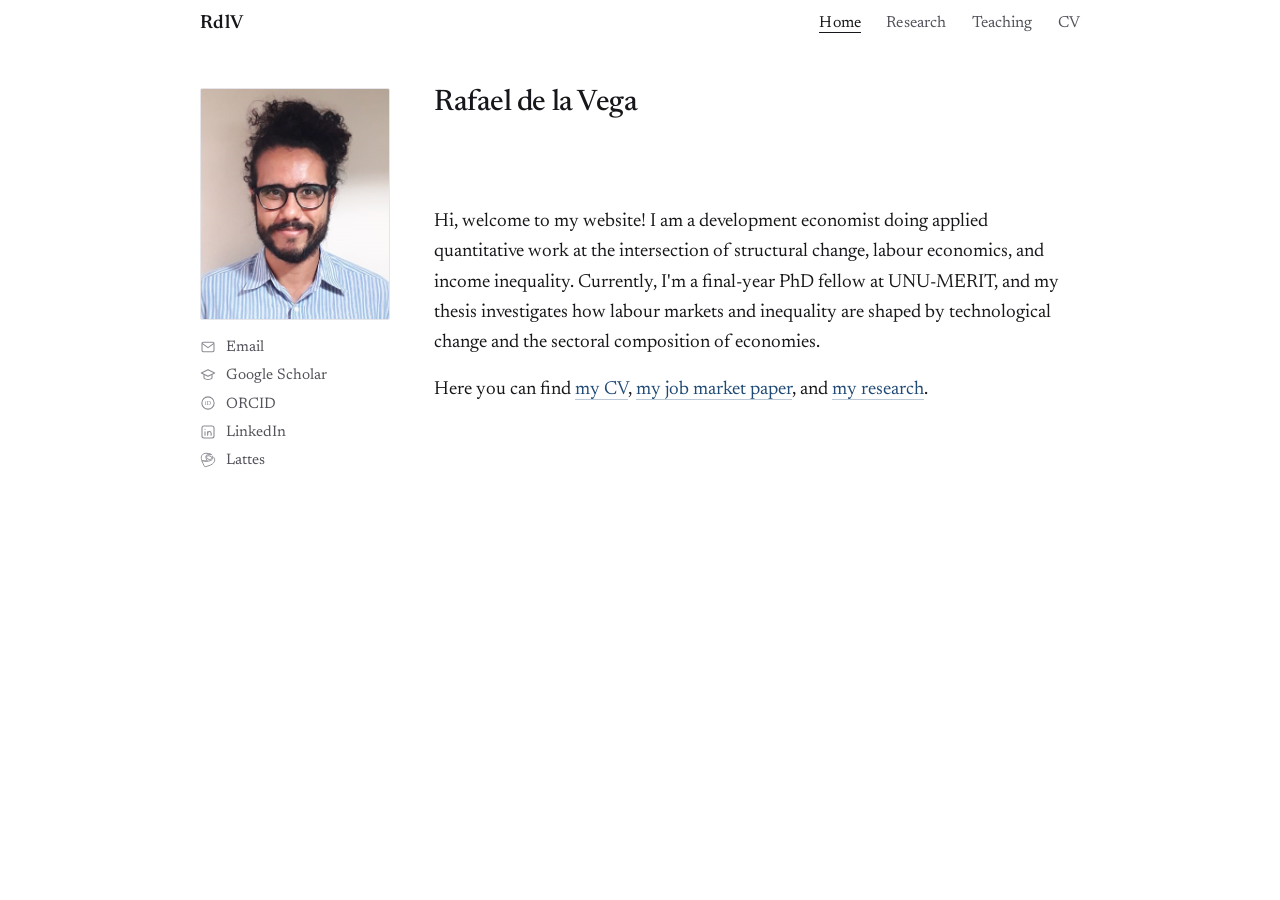
<file: index.html>
<!DOCTYPE html>
<html lang="en">
<head>
  <meta charset="utf-8">
  <meta name="viewport" content="width=device-width, initial-scale=1">
  <title>Rafael de la Vega</title>
  <meta name="description" content="Rafael de la Vega — PhD Fellow at UNU-MERIT. Research on structural change, income inequality, and technological change.">

  <!-- favicon (graduation cap emoji, no image file needed) -->
  <link rel="icon" href="data:image/svg+xml,<svg xmlns=%22http://www.w3.org/2000/svg%22 viewBox=%220 0 100 100%22><text y=%22.9em%22 font-size=%2290%22>🎓</text></svg>">

  <!-- social preview (Open Graph + Twitter). rafadelavega.github.io is filled in at deploy. -->
  <meta property="og:type" content="website">
  <meta property="og:title" content="Rafael de la Vega">
  <meta property="og:description" content="Applied quantitative economist working on development, labour markets, structural change, and income inequality. Final-year PhD fellow at UNU-MERIT.">
  <meta property="og:image" content="https://rafadelavega.github.io/assets/photo.jpeg">
  <meta property="og:url" content="https://rafadelavega.github.io/">
  <meta name="twitter:card" content="summary">

  <link rel="preconnect" href="https://fonts.googleapis.com">
  <link rel="preconnect" href="https://fonts.gstatic.com" crossorigin>
  <link href="https://fonts.googleapis.com/css2?family=Newsreader:ital,opsz,wght@0,6..72,400;0,6..72,500;0,6..72,600;1,6..72,400;1,6..72,500&family=IBM+Plex+Mono:wght@400;500&display=swap" rel="stylesheet">
  <link rel="stylesheet" href="styles.css">
</head>
<body>

  <!-- ============ TOP NAV ============ -->
  <nav class="nav" aria-label="Primary">
    <div class="nav__inner">
      <a class="nav__home" href="index.html" aria-label="Rafael de la Vega, home">RdlV</a>
      <ul class="nav__links">
        <li><a href="index.html" class="is-active">Home</a></li>
        <li><a href="research.html">Research</a></li>
        <li><a href="teaching.html">Teaching</a></li>
        <li><a href="cv.html">CV</a></li>
      </ul>
    </div>
  </nav>

  <main id="top">

    <!-- ============ ABOUT (profile card + bio) ============ -->
    <section class="section about">
      <aside class="profile">
        <img class="profile__photo" src="assets/photo.jpeg" alt="Rafael de la Vega">
        <ul class="profile__list">
          <li><a class="profile__row js-mail" href="#" data-u="delavega" data-d="merit.unu.edu">
            <svg viewBox="0 0 24 24" fill="none" stroke="currentColor" stroke-width="1.6" stroke-linecap="round" stroke-linejoin="round" aria-hidden="true"><rect x="3" y="5" width="18" height="14" rx="2"/><path d="m3.5 7 8.5 6 8.5-6"/></svg>
            <span class="js-mail__label">Email</span></a></li>
          <li><a class="profile__row" href="https://scholar.google.com/citations?user=OBIXLiMAAAAJ&amp;hl=en">
            <svg viewBox="0 0 24 24" fill="none" stroke="currentColor" stroke-width="1.6" stroke-linecap="round" stroke-linejoin="round" aria-hidden="true"><path d="M12 4 2 9l10 5 10-5-10-5Z"/><path d="M6 11.5V16c0 1.1 2.7 2.8 6 2.8s6-1.7 6-2.8v-4.5"/></svg>
            <span>Google Scholar</span></a></li>
          <li class="profile__br" aria-hidden="true"></li>
          <li><a class="profile__row" href="https://orcid.org/0000-0002-3754-3258">
            <svg viewBox="0 0 24 24" fill="none" stroke="currentColor" stroke-width="1.6" aria-hidden="true"><circle cx="12" cy="12" r="9.2"/><text x="12" y="15.6" text-anchor="middle" font-size="9.5" font-family="Georgia, serif" fill="currentColor" stroke="none">iD</text></svg>
            <span>ORCID</span></a></li>
          <li><a class="profile__row" href="https://www.linkedin.com/in/rafadelavega/">
            <svg viewBox="0 0 24 24" fill="none" stroke="currentColor" stroke-width="1.6" stroke-linecap="round" stroke-linejoin="round" aria-hidden="true"><rect x="3" y="3" width="18" height="18" rx="3"/><path d="M7.5 11.5v5.5"/><path d="M7.5 8v.01"/><path d="M11.5 17v-5.5"/><path d="M11.5 13.8a2.6 2.6 0 0 1 5.2 0V17"/></svg>
            <span>LinkedIn</span></a></li>
          <li><a class="profile__row" href="https://lattes.cnpq.br/9104034533818397">
            <!-- Lattes icon from Academicons (jpswalsh.github.io/academicons), SIL OFL 1.1.
                 Shown as an outline to match the other icons. Filled version, kept for reference:
                 <svg viewBox="-32 0 512 512" fill="currentColor" stroke="none" aria-hidden="true"><path d="M97.87 434.73C51.53 339.78 23.97 282.44 23.97 281.02c0-2.32 2.83-2 30.67 3.46 48.97 9.61 75.13 12.33 118.74 12.34 57.7.02 104.68-9.12 141.18-27.48 19.31-9.71 30.93-18.33 40.44-29.99 11.72-14.38 15.48-24.28 15.62-40.95.12-15.85-2.02-24.21-11.19-43.61-3.63-7.66-6.82-16.46-7.12-19.55-.47-4.97-.07-5.68 3.59-6.1 8-.95 47.51 37.4 62.05 60.24 25.08 39.39 27.11 81.99 5.88 123.2-13.04 25.31-27.45 42.83-51.58 62.73-40.1 33.06-86.71 56.09-151.07 74.64C186.62 459.91 130.71 472 119.2 472c-2.44 0-7.02-8-21.3-37.28l-.03.02ZM110.78 281.61C65.76 275.78 27.99 270.71 26.82 270.34c-2-.65-9.16-24.52-13.2-43.95-1.01-4.92-2.5-17.94-3.32-28.96-3.63-49.17 7.07-83.16 35.74-113.73C94.58 31.99 198.52 25.69 315.78 67.37c20.58 7.32 28.76 12.41 24.98 15.58-2.8 2.34-21.75 2.31-54.51-.1-51.2-3.76-90.18 3.36-110.27 20.18-30.59 25.6-25.92 81.72 13.53 162.68 4.27 8.77 8.58 17.34 9.56 19.09 2.29 4.02.63 7.75-3.36 7.56-1.7-.08-39.91-4.91-84.93-10.75Zm151.02-44.05c-35.93-6.46-68.23-28.74-78.66-54.22-5-12.24-4.76-28.21.58-37.77 4.83-8.65 17.31-18.65 28.48-22.84 18.6-6.97 51.17-4.19 74.91 6.41 22.53 10.05 42.51 27.74 49.93 44.18 9.53 21.11 1.59 44.66-18.82 55.9-13.53 7.44-39.83 11.33-56.44 8.34h.02Z"/></svg> -->
            <svg viewBox="-32 0 512 512" fill="none" stroke="currentColor" stroke-width="30" stroke-linejoin="round" aria-hidden="true"><path d="M97.87 434.73C51.53 339.78 23.97 282.44 23.97 281.02c0-2.32 2.83-2 30.67 3.46 48.97 9.61 75.13 12.33 118.74 12.34 57.7.02 104.68-9.12 141.18-27.48 19.31-9.71 30.93-18.33 40.44-29.99 11.72-14.38 15.48-24.28 15.62-40.95.12-15.85-2.02-24.21-11.19-43.61-3.63-7.66-6.82-16.46-7.12-19.55-.47-4.97-.07-5.68 3.59-6.1 8-.95 47.51 37.4 62.05 60.24 25.08 39.39 27.11 81.99 5.88 123.2-13.04 25.31-27.45 42.83-51.58 62.73-40.1 33.06-86.71 56.09-151.07 74.64C186.62 459.91 130.71 472 119.2 472c-2.44 0-7.02-8-21.3-37.28l-.03.02ZM110.78 281.61C65.76 275.78 27.99 270.71 26.82 270.34c-2-.65-9.16-24.52-13.2-43.95-1.01-4.92-2.5-17.94-3.32-28.96-3.63-49.17 7.07-83.16 35.74-113.73C94.58 31.99 198.52 25.69 315.78 67.37c20.58 7.32 28.76 12.41 24.98 15.58-2.8 2.34-21.75 2.31-54.51-.1-51.2-3.76-90.18 3.36-110.27 20.18-30.59 25.6-25.92 81.72 13.53 162.68 4.27 8.77 8.58 17.34 9.56 19.09 2.29 4.02.63 7.75-3.36 7.56-1.7-.08-39.91-4.91-84.93-10.75Zm151.02-44.05c-35.93-6.46-68.23-28.74-78.66-54.22-5-12.24-4.76-28.21.58-37.77 4.83-8.65 17.31-18.65 28.48-22.84 18.6-6.97 51.17-4.19 74.91 6.41 22.53 10.05 42.51 27.74 49.93 44.18 9.53 21.11 1.59 44.66-18.82 55.9-13.53 7.44-39.83 11.33-56.44 8.34h.02Z"/></svg>
            <span>Lattes</span></a></li>
        </ul>
      </aside>
      <h1 class="about__heading">Rafael de la Vega</h1>
      <div class="about__text">
        <p>Hi, welcome to my website! I am a development economist doing applied quantitative work
          at the intersection of structural change, labour economics, and income
          inequality. Currently, I'm a final-year PhD fellow at UNU&#8288;-&#8288;MERIT, and my
          thesis investigates how labour markets and inequality are shaped by technological change
          and the sectoral composition of economies.</p>
        <p>Here you can find <a href="cv.html">my CV</a>,
          <a href="assets/delavega_jmp.pdf">my job market paper</a>,
          and <a href="research.html">my research</a>.</p>
      </div>
    </section>

  </main>

  <script>
    // Assemble the email at runtime so it never sits in the page source as
    // plain text — keeps address harvesters (which don't run JS) from scraping it.
    document.querySelectorAll('.js-mail').forEach(function (a) {
      var addr = a.dataset.u + '@' + a.dataset.d;
      a.href = 'mailto:' + addr;
      var label = a.querySelector('.js-mail__label');
      if (label) {
        a.title = addr;      // sidebar: keep the short "Email" label, real address on hover
      } else {
        a.textContent = addr; // in bio: show the real address (clickable + copyable)
      }
    });
  </script>

</body>
</html>
</file>
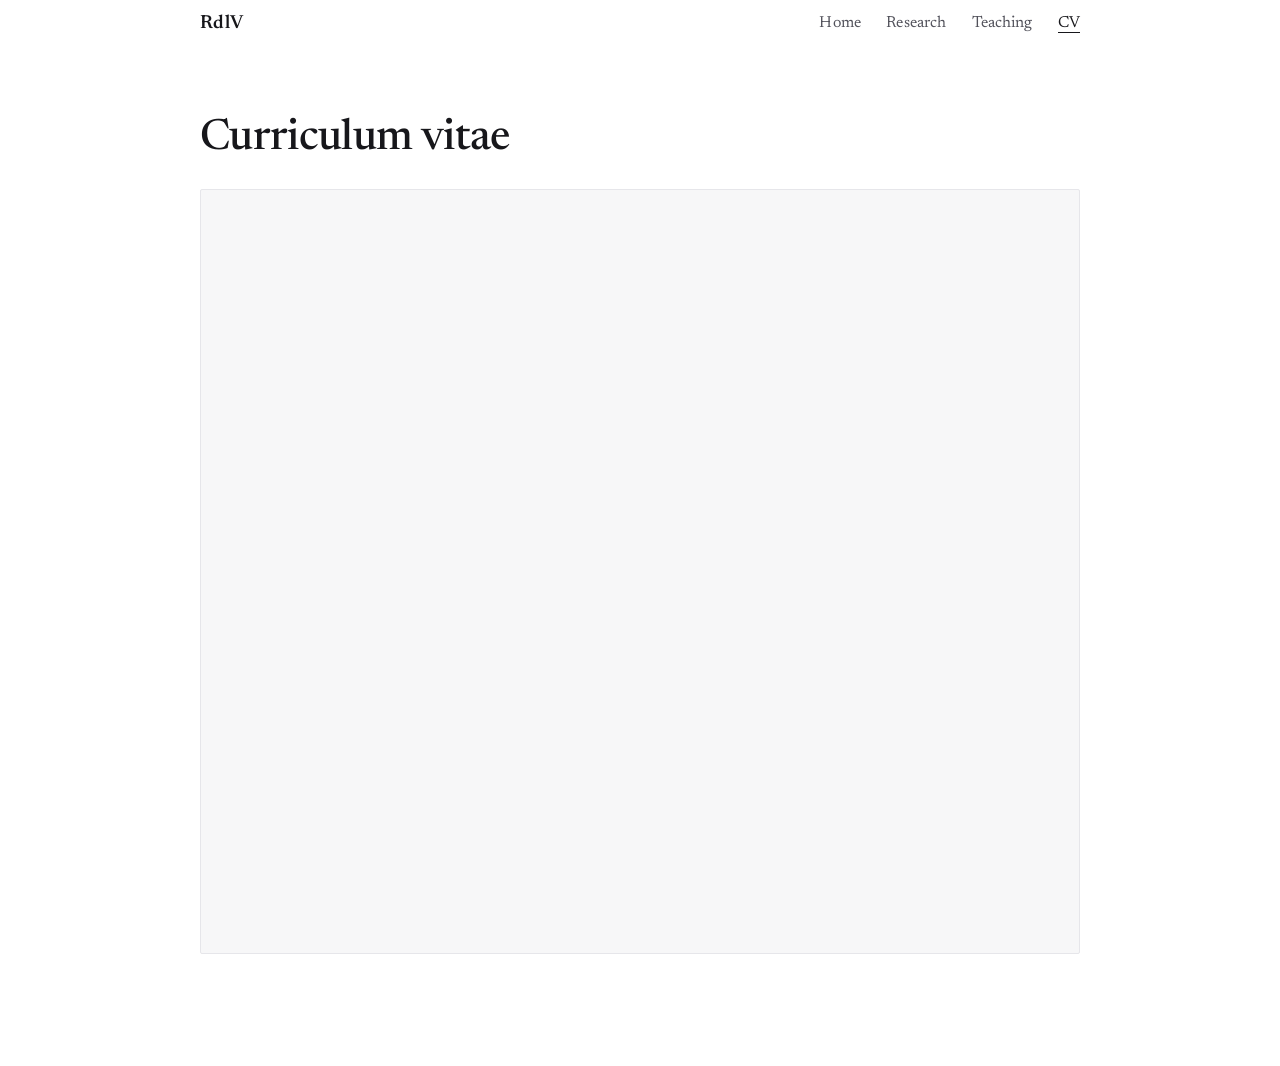
<file: cv.html>
<!DOCTYPE html>
<html lang="en">
<head>
  <meta charset="utf-8">
  <meta name="viewport" content="width=device-width, initial-scale=1">
  <title>CV — Rafael de la Vega</title>
  <meta name="description" content="Curriculum vitae of Rafael de la Vega, PhD Fellow at UNU-MERIT.">

  <!-- favicon (graduation cap emoji, no image file needed) -->
  <link rel="icon" href="data:image/svg+xml,<svg xmlns=%22http://www.w3.org/2000/svg%22 viewBox=%220 0 100 100%22><text y=%22.9em%22 font-size=%2290%22>🎓</text></svg>">

  <!-- social preview (Open Graph + Twitter). rafadelavega.github.io is filled in at deploy. -->
  <meta property="og:type" content="website">
  <meta property="og:title" content="CV — Rafael de la Vega">
  <meta property="og:description" content="Curriculum vitae of Rafael de la Vega, PhD Fellow at UNU-MERIT.">
  <meta property="og:image" content="https://rafadelavega.github.io/assets/photo.jpeg">
  <meta property="og:url" content="https://rafadelavega.github.io/cv.html">
  <meta name="twitter:card" content="summary">

  <link rel="preconnect" href="https://fonts.googleapis.com">
  <link rel="preconnect" href="https://fonts.gstatic.com" crossorigin>
  <link href="https://fonts.googleapis.com/css2?family=Newsreader:ital,opsz,wght@0,6..72,400;0,6..72,500;0,6..72,600;1,6..72,400;1,6..72,500&family=IBM+Plex+Mono:wght@400;500&display=swap" rel="stylesheet">
  <link rel="stylesheet" href="styles.css">
</head>
<body class="cv-page">

  <!-- ============ TOP NAV ============ -->
  <nav class="nav" aria-label="Primary">
    <div class="nav__inner">
      <a class="nav__home" href="index.html" aria-label="Rafael de la Vega, home">RdlV</a>
      <ul class="nav__links">
        <li><a href="index.html">Home</a></li>
        <li><a href="research.html">Research</a></li>
        <li><a href="teaching.html">Teaching</a></li>
        <li><a href="cv.html" class="is-active">CV</a></li>
      </ul>
    </div>
  </nav>

  <main id="top" class="wide">

    <header class="page-head">
      <h1>Curriculum vitae</h1>
    </header>

    <iframe class="cv-embed" src="assets/delavega_cv.pdf#view=FitH" title="Curriculum vitae — Rafael de la Vega" loading="lazy"></iframe>
    <noscript><p class="cv-fallback"><a href="assets/delavega_cv.pdf">Open the CV (PDF)</a>.</p></noscript>

  </main>

</body>
</html>
</file>
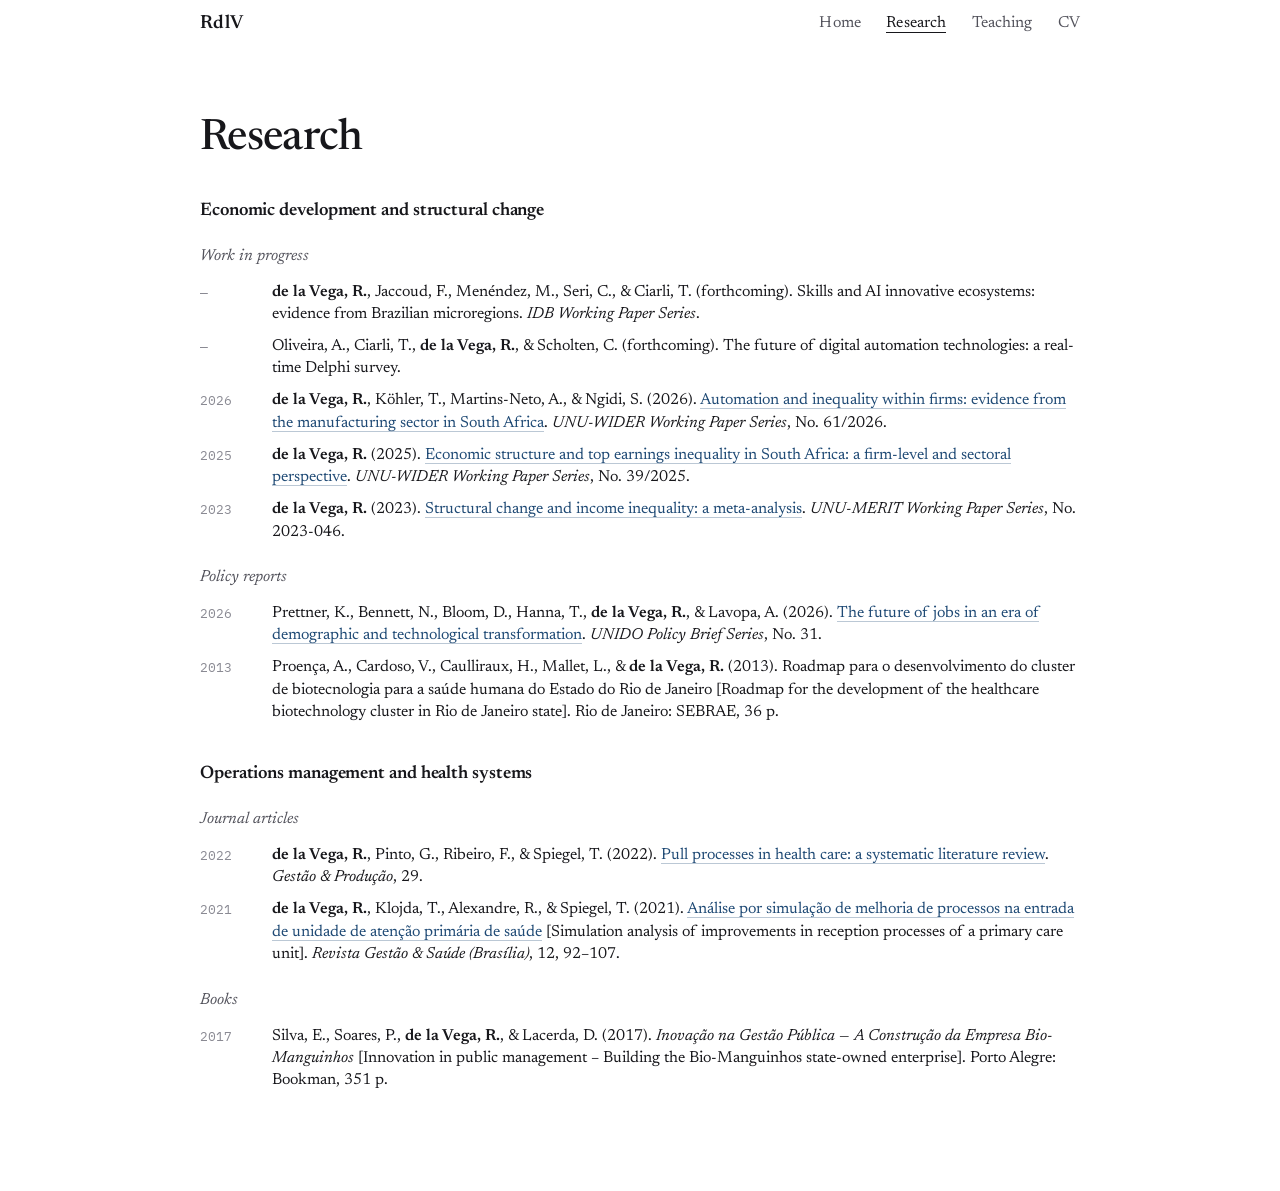
<file: research.html>
<!DOCTYPE html>
<html lang="en">
<head>
  <meta charset="utf-8">
  <meta name="viewport" content="width=device-width, initial-scale=1">
  <title>Research — Rafael de la Vega</title>
  <meta name="description" content="Research by Rafael de la Vega on structural change, income inequality, and technological change.">

  <!-- favicon (graduation cap emoji, no image file needed) -->
  <link rel="icon" href="data:image/svg+xml,<svg xmlns=%22http://www.w3.org/2000/svg%22 viewBox=%220 0 100 100%22><text y=%22.9em%22 font-size=%2290%22>🎓</text></svg>">

  <!-- social preview (Open Graph + Twitter). rafadelavega.github.io is filled in at deploy. -->
  <meta property="og:type" content="website">
  <meta property="og:title" content="Research — Rafael de la Vega">
  <meta property="og:description" content="Research by Rafael de la Vega on structural change, income inequality, and technological change.">
  <meta property="og:image" content="https://rafadelavega.github.io/assets/photo.jpeg">
  <meta property="og:url" content="https://rafadelavega.github.io/research.html">
  <meta name="twitter:card" content="summary">

  <link rel="preconnect" href="https://fonts.googleapis.com">
  <link rel="preconnect" href="https://fonts.gstatic.com" crossorigin>
  <link href="https://fonts.googleapis.com/css2?family=Newsreader:ital,opsz,wght@0,6..72,400;0,6..72,500;0,6..72,600;1,6..72,400;1,6..72,500&family=IBM+Plex+Mono:wght@400;500&display=swap" rel="stylesheet">
  <link rel="stylesheet" href="styles.css">
</head>
<body>

  <!-- ============ TOP NAV ============ -->
  <nav class="nav" aria-label="Primary">
    <div class="nav__inner">
      <a class="nav__home" href="index.html" aria-label="Rafael de la Vega, home">RdlV</a>
      <ul class="nav__links">
        <li><a href="index.html">Home</a></li>
        <li><a href="research.html" class="is-active">Research</a></li>
        <li><a href="teaching.html">Teaching</a></li>
        <li><a href="cv.html">CV</a></li>
      </ul>
    </div>
  </nav>

  <main id="top">

    <header class="page-head">
      <h1>Research</h1>
    </header>

    <section class="section">

      <h3 class="pub-theme">Economic development and structural change</h3>

      <p class="pub-group">Work in progress</p>
      <ol class="pubs">
        <li>
          <span class="pubs__year pubs__year--tba">—</span>
          <span class="pubs__body"><strong>de la Vega, R.</strong>, Jaccoud, F., Menéndez, M., Seri, C., &amp; Ciarli, T. (forthcoming). Skills and AI innovative ecosystems: evidence from Brazilian microregions. <em>IDB Working Paper Series</em>.</span>
        </li>
        <li>
          <span class="pubs__year pubs__year--tba">—</span>
          <span class="pubs__body">Oliveira, A., Ciarli, T., <strong>de la Vega, R.</strong>, &amp; Scholten, C. (forthcoming). The future of digital automation technologies: a real-time Delphi survey.</span>
        </li>
        <li>
          <span class="pubs__year">2026</span>
          <span class="pubs__body"><strong>de la Vega, R.</strong>, Köhler, T., Martins-Neto, A., &amp; Ngidi, S. (2026). <a href="https://www.wider.unu.edu/publication/automation-and-inequality-within-firms">Automation and inequality within firms: evidence from the manufacturing sector in South Africa</a>. <em>UNU&#8288;-&#8288;WIDER Working Paper Series</em>, No. 61/2026.</span>
        </li>
        <li>
          <span class="pubs__year">2025</span>
          <span class="pubs__body"><strong>de la Vega, R.</strong> (2025). <a href="https://www.wider.unu.edu/sites/default/files/Publications/Working-paper/PDF/wp2025-39-economic-structure-top-earnings-inequality-South-Africa.pdf">Economic structure and top earnings inequality in South Africa: a firm-level and sectoral perspective</a>. <em>UNU&#8288;-&#8288;WIDER Working Paper Series</em>, No. 39/2025.</span>
        </li>
        <li>
          <span class="pubs__year">2023</span>
          <span class="pubs__body"><strong>de la Vega, R.</strong> (2023). <a href="https://unu-merit.nl/publications/wppdf/2023/wp2023-046.pdf">Structural change and income inequality: a meta-analysis</a>. <em>UNU&#8288;-&#8288;MERIT Working Paper Series</em>, No. 2023&#8288;-&#8288;046.</span>
        </li>
      </ol>

      <p class="pub-group">Policy reports</p>
      <ol class="pubs">
        <li>
          <span class="pubs__year">2026</span>
          <span class="pubs__body">Prettner, K., Bennett, N., Bloom, D., Hanna, T., <strong>de la Vega, R.</strong>, &amp; Lavopa, A. (2026). <a href="https://www.unido.org/sites/default/files/unido-publications/2026-03/IID%20Policy%20Brief%2031%20-%20The%20future%20of%20jobs.pdf">The future of jobs in an era of demographic and technological transformation</a>. <em>UNIDO Policy Brief Series</em>, No. 31.</span>
        </li>
        <li>
          <span class="pubs__year">2013</span>
          <span class="pubs__body">Proença, A., Cardoso, V., Caulliraux, H., Mallet, L., &amp; <strong>de la Vega, R.</strong> (2013). Roadmap para o desenvolvimento do cluster de biotecnologia para a saúde humana do Estado do Rio de Janeiro [Roadmap for the development of the healthcare biotechnology cluster in Rio de Janeiro state]. Rio de Janeiro: SEBRAE, 36 p.</span>
        </li>
      </ol>

      <h3 class="pub-theme">Operations management and health systems</h3>

      <p class="pub-group">Journal articles</p>
      <ol class="pubs">
        <li>
          <span class="pubs__year">2022</span>
          <span class="pubs__body"><strong>de la Vega, R.</strong>, Pinto, G., Ribeiro, F., &amp; Spiegel, T. (2022). <a href="https://doi.org/10.1590/1806-9649-2022v29e1921">Pull processes in health care: a systematic literature review</a>. <em>Gestão &amp; Produção</em>, 29.</span>
        </li>
        <li>
          <span class="pubs__year">2021</span>
          <span class="pubs__body"><strong>de la Vega, R.</strong>, Klojda, T., Alexandre, R., &amp; Spiegel, T. (2021). <a href="https://periodicos.unb.br/index.php/rgs/article/view/32821">Análise por simulação de melhoria de processos na entrada de unidade de atenção primária de saúde</a> [Simulation analysis of improvements in reception processes of a primary care unit]. <em>Revista Gestão &amp; Saúde (Brasília)</em>, 12, 92–107.</span>
        </li>
      </ol>

      <p class="pub-group">Books</p>
      <ol class="pubs">
        <li>
          <span class="pubs__year">2017</span>
          <span class="pubs__body">Silva, E., Soares, P., <strong>de la Vega, R.</strong>, &amp; Lacerda, D. (2017). <em>Inovação na Gestão Pública — A Construção da Empresa Bio-Manguinhos</em> [Innovation in public management – Building the Bio-Manguinhos state-owned enterprise]. Porto Alegre: Bookman, 351 p.</span>
        </li>
      </ol>
    </section>

  </main>

</body>
</html>
</file>
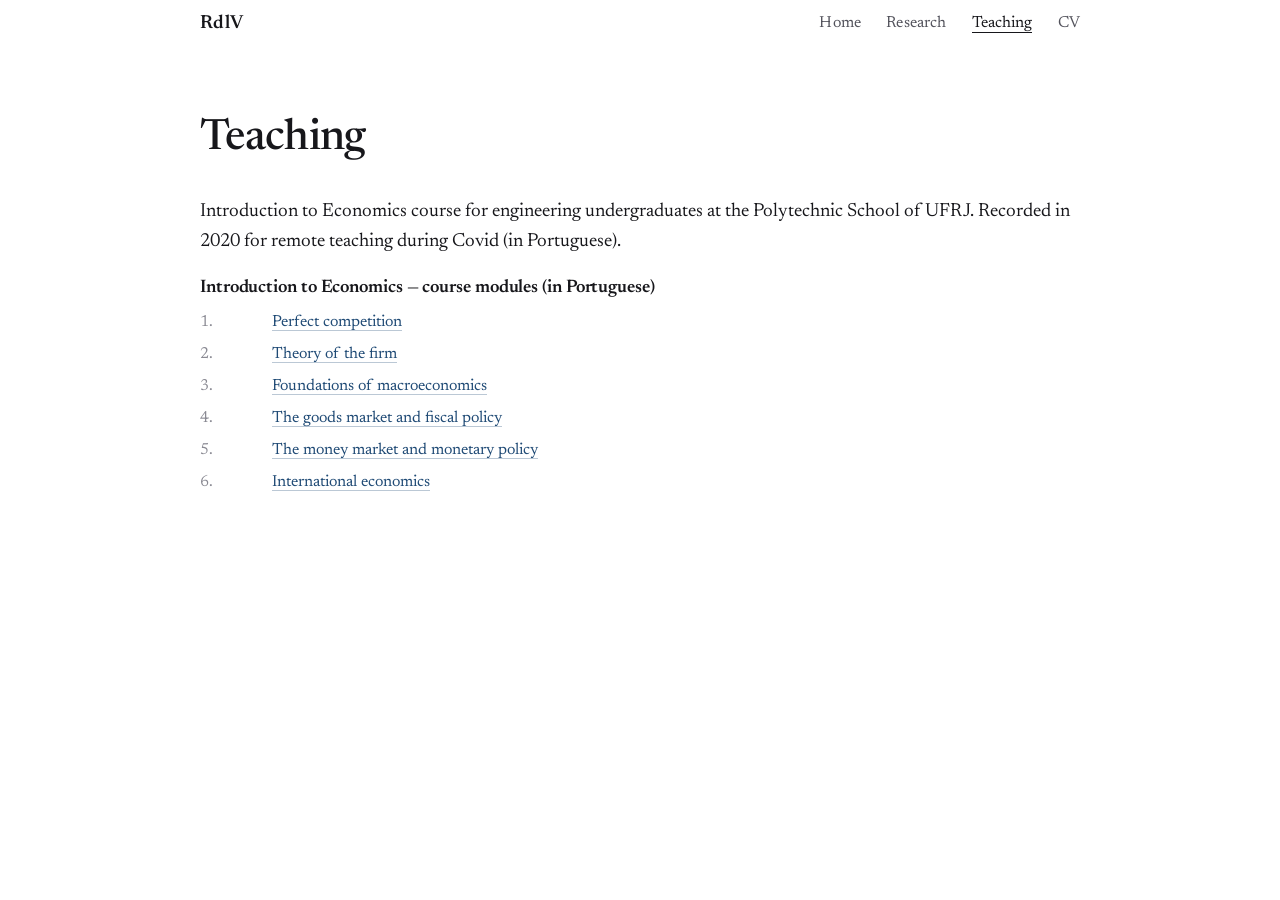
<file: teaching.html>
<!DOCTYPE html>
<html lang="en">
<head>
  <meta charset="utf-8">
  <meta name="viewport" content="width=device-width, initial-scale=1">
  <title>Teaching — Rafael de la Vega</title>
  <meta name="description" content="Teaching by Rafael de la Vega.">

  <!-- favicon (graduation cap emoji, no image file needed) -->
  <link rel="icon" href="data:image/svg+xml,<svg xmlns=%22http://www.w3.org/2000/svg%22 viewBox=%220 0 100 100%22><text y=%22.9em%22 font-size=%2290%22>🎓</text></svg>">

  <!-- social preview (Open Graph + Twitter). rafadelavega.github.io is filled in at deploy. -->
  <meta property="og:type" content="website">
  <meta property="og:title" content="Rafael de la Vega — Teaching">
  <meta property="og:description" content="An introductory economics course recorded for remote teaching at the Polytechnic School of UFRJ.">
  <meta property="og:image" content="https://rafadelavega.github.io/assets/photo.jpeg">
  <meta property="og:url" content="https://rafadelavega.github.io/teaching.html">
  <meta name="twitter:card" content="summary">

  <link rel="preconnect" href="https://fonts.googleapis.com">
  <link rel="preconnect" href="https://fonts.gstatic.com" crossorigin>
  <link href="https://fonts.googleapis.com/css2?family=Newsreader:ital,opsz,wght@0,6..72,400;0,6..72,500;0,6..72,600;1,6..72,400;1,6..72,500&family=IBM+Plex+Mono:wght@400;500&display=swap" rel="stylesheet">
  <link rel="stylesheet" href="styles.css">
</head>
<body>

  <!-- ============ TOP NAV ============ -->
  <nav class="nav" aria-label="Primary">
    <div class="nav__inner">
      <a class="nav__home" href="index.html" aria-label="Rafael de la Vega, home">RdlV</a>
      <ul class="nav__links">
        <li><a href="index.html">Home</a></li>
        <li><a href="research.html">Research</a></li>
        <li><a href="teaching.html" class="is-active">Teaching</a></li>
        <li><a href="cv.html">CV</a></li>
      </ul>
    </div>
  </nav>

  <main id="top">

    <header class="page-head">
      <h1>Teaching</h1>
    </header>

    <section class="section">

      <p class="lede">Introduction to Economics course for engineering undergraduates at the Polytechnic
	School of UFRJ. Recorded in 2020 for remote teaching during Covid (in Portuguese).</p>

      <h3 class="pub-theme">Introduction to Economics — course modules (in Portuguese)</h3>
      <!-- Each module links to its YouTube playlist. The links are assembled at runtime
           (see the script below) so the youtube.com URLs stay out of the page source. -->
      <ol class="pubs pubs--numbered">
        <li>
          <span class="pubs__year">1.</span>
          <span class="pubs__body"><a class="js-pl" data-pl="PLGcjfCiwoinPgclO7-OZvx1ZdJgFjwn_V" title="Videoaula 1: Concorrência Perfeita">Perfect competition</a></span>
        </li>
        <li>
          <span class="pubs__year">2.</span>
          <span class="pubs__body"><a class="js-pl" data-pl="PLGcjfCiwoinNoFWXz63vMXOQj8DC8R-Cq" title="Videoaula 2: Teoria da Firma">Theory of the firm</a></span>
        </li>
        <li>
          <span class="pubs__year">3.</span>
          <span class="pubs__body"><a class="js-pl" data-pl="PLGcjfCiwoinOtcdJ3iZZ_gC4iWfhFPyBT" title="Videoaula 3: Conceitos básicos de macroeconomia">Foundations of macroeconomics</a></span>
        </li>
        <li>
          <span class="pubs__year">4.</span>
          <span class="pubs__body"><a class="js-pl" data-pl="PLGcjfCiwoinMhViflZyt4o1gcgY_7IlRj" title="Videoaula 4: Mercado de bens e serviços e política fiscal">The goods market and fiscal policy</a></span>
        </li>
        <li>
          <span class="pubs__year">5.</span>
          <span class="pubs__body"><a class="js-pl" data-pl="PLGcjfCiwoinPKg-wXARMbscVCpOwlxx7f" title="Videoaula 5: Mercado monetário e política monetária">The money market and monetary policy</a></span>
        </li>
        <li>
          <span class="pubs__year">6.</span>
          <span class="pubs__body"><a class="js-pl" data-pl="PLGcjfCiwoinMs95rrkLvNxwQu4AxrF7Hn" title="Videoaula 6: Economia internacional">International economics</a></span>
        </li>
      </ol>

    </section>

  </main>

  <script>
    // Assemble the playlist links at runtime so the full youtube.com/playlist?list=…
    // URLs never sit in the page source — same idea as the email on the home page:
    // it keeps address/link harvesters that don't run JS from scraping them.
    document.querySelectorAll('.js-pl').forEach(function (a) {
      a.href = 'https://www.youtube.com/playlist?list=' + a.dataset.pl;
      a.target = '_blank';
      a.rel = 'noopener';
    });
  </script>

</body>
</html>
</file>
<file: styles.css>
/* =========================================================
   Rafael Consentino de la Vega — personal site
   Design: editorial, quiet, typographic. No cards, no glow.
   ========================================================= */

:root {
  --ink:        #17171b;   /* near-black, neutral   */
  --ink-soft:   #52525b;   /* secondary text        */
  --ink-faint:  #8a8a93;   /* metadata / dates      */
  --paper:      #ffffff;   /* clean white           */
  --rule:       #e6e6ea;   /* hairlines, cool       */
  --accent:     #1f4a75;   /* deep ink-blue         */
  --accent-dk:  #143354;
  --placeholder-bg: #f4f4f6;
  --placeholder-br: #cfcfd6;

  --measure: 58rem;        /* page width (matches CV embed) */
  --serif: "Newsreader", Georgia, "Times New Roman", serif;
  --mono:  "IBM Plex Mono", ui-monospace, "SFMono-Regular", Menlo, monospace;
}

* { box-sizing: border-box; }

html { scroll-behavior: smooth; }

body {
  margin: 0;
  background: var(--paper);
  color: var(--ink);
  font-family: var(--serif);
  font-size: 19px;
  line-height: 1.6;
  font-weight: 400;
  -webkit-font-smoothing: antialiased;
  text-rendering: optimizeLegibility;
}

a {
  color: var(--accent);
  text-decoration: none;
  border-bottom: 1px solid rgba(31, 74, 117, 0.30);
  transition: border-color .15s ease, color .15s ease;
}
a:hover { color: var(--accent-dk); border-bottom-color: var(--accent-dk); }

/* -------- top navigation -------- */
.nav {
  position: sticky;
  top: 0;
  z-index: 10;
  background: color-mix(in srgb, var(--paper) 88%, transparent);
  backdrop-filter: saturate(120%) blur(6px);
}
.nav__inner {
  max-width: var(--measure);
  margin: 0 auto;
  padding: .7rem 1.5rem;
  display: flex;
  align-items: center;
  justify-content: space-between;
  gap: 1rem;
}
.nav__home {
  font-weight: 600;
  letter-spacing: .02em;
  line-height: 1;
  color: var(--ink);
  border: none;
}
.nav__links {
  list-style: none;
  display: flex;
  gap: 1.6rem;
  margin: 0; padding: 0;
  font-size: 1rem;
  letter-spacing: .005em;
}
.nav__links a { color: var(--ink-soft); border: none; }
.nav__links a:hover { color: var(--accent); }

/* -------- layout scaffold -------- */
main {
  max-width: var(--measure);
  margin: 0 auto;
  padding: 0 1.5rem 3rem;
}

/* -------- masthead -------- */
.masthead {
  padding: 4.75rem 0 2.5rem;
  text-align: center;
}
.masthead h1 {
  font-size: clamp(2.6rem, 6vw, 3.9rem);
  line-height: 1.02;
  font-weight: 500;
  letter-spacing: -0.015em;
  margin: 0;
}

/* about: profile card (photo + links) on the left, name + bio on the right.
   grid (not flex) so the name can sit atop the photo on mobile while staying
   beside the bio on desktop — see the narrow-screen breakpoint below. */
.about {
  display: grid;
  grid-template-columns: 190px 1fr;
  grid-template-areas:
    "profile name"
    "profile bio";
  column-gap: 2.75rem;
  align-items: start;
}
.profile { grid-area: profile; }
.about__heading { grid-area: name; }
.about__text { grid-area: bio; min-width: 0; }
.about__text p { margin: 0 0 1rem; }
.about__text p:last-of-type { margin-bottom: 0; }
.about__heading {
  font-size: 1.85rem;
  font-weight: 500;
  letter-spacing: -0.015em;
  line-height: 1.05;
  margin: 0 0 1.1rem;
}

/* left profile column */
.profile { flex: 0 0 auto; width: 190px; }
.profile__photo {
  width: 190px;
  height: 232px;
  border-radius: 2px;
  object-fit: cover;
  display: block;
  border: 1px solid var(--rule);
}
.profile__list {
  list-style: none;
  margin: .85rem 0 0;
  padding: 0;
  font-size: .95rem;
}
.profile__list li { margin: 0; }
.profile__br { display: none; } /* mobile-only line break; see narrow breakpoint */
.profile__row {
  display: flex;
  align-items: center;
  gap: .6rem;
  padding: .34rem 0;
  color: var(--ink-soft);
  border: none;
  line-height: 1.15;
}
a.profile__row:hover { color: var(--accent); }
.profile__row svg {
  width: 16px;
  height: 16px;
  flex: 0 0 auto;
  color: var(--ink-faint);
  transition: color .15s ease;
  transform: translateY(-1px); /* optical nudge: serif caps pull the text's visual weight up */
}
a.profile__row:hover svg { color: var(--accent); }

.linkrow {
  list-style: none;
  display: flex;
  flex-wrap: wrap;
  gap: .35rem 0;
  margin: 0; padding: 0;
  font-size: 1.02rem;
}
.linkrow li { display: flex; align-items: center; }
.linkrow li:not(:last-child)::after {
  content: "·";
  color: var(--ink-faint);
  margin: 0 .7rem;
}
.linkrow a { border-bottom: 1px solid transparent; }
.linkrow a:hover { border-bottom-color: var(--accent-dk); }

.masthead__photo {
  flex: 0 0 auto;
  width: 180px;
  height: 220px;
  border-radius: 2px;
  object-fit: cover;
  display: block;
  border: 1px solid var(--rule);
}

/* -------- placeholders (photo + bio) -------- */
.placeholder {
  background: var(--placeholder-bg);
  border: 1px dashed var(--placeholder-br);
  color: var(--ink-faint);
}
.masthead__photo.placeholder {
  display: flex;
  align-items: center;
  justify-content: center;
  text-align: center;
  font-family: var(--mono);
  font-size: .72rem;
  line-height: 1.5;
  letter-spacing: .03em;
}
.placeholder--text {
  display: block;
  padding: 1.1rem 1.25rem;
  border-radius: 2px;
  font-style: italic;
  color: var(--ink-soft);
}

/* -------- sections -------- */
.section {
  padding: 2.5rem 0;
}
.section__label {
  font-size: 1.7rem;
  font-weight: 500;
  letter-spacing: -0.01em;
  color: var(--ink);
  margin: 0 0 1.25rem;
}

.lede { margin: 0 0 1rem; }
.themes {
  margin: 0;
  padding: 0;
  list-style: none;
}
.themes li {
  padding: .5rem 0 .5rem 1.4rem;
  border-bottom: 1px solid var(--rule);
  position: relative;
}
.themes li:first-child { border-top: 1px solid var(--rule); }
.themes li::before {
  content: "—";
  position: absolute;
  left: 0;
  color: var(--accent);
}

.note {
  font-family: var(--mono);
  font-size: .76rem;
  color: var(--ink-faint);
  margin: 1rem 0 0;
}

/* -------- publications -------- */
.pub-theme {
  font-size: 1.14rem;
  font-weight: 600;
  color: var(--ink);
  letter-spacing: -0.005em;
  margin: 2rem 0 .2rem;
}
.pub-theme:first-of-type { margin-top: 0; }
.pub-group {
  font-style: italic;
  color: var(--ink-soft);
  margin: 1.1rem 0 .4rem;
  font-size: 1rem;
}
.pubs {
  list-style: none;
  margin: 0 0 .4rem;
  padding: 0;
}
.pubs li {
  display: grid;
  grid-template-columns: 3.5rem 1fr;
  gap: 0 1rem;
  padding: .3rem 0;
  font-size: 1rem;
  line-height: 1.4;
}
.pubs__year {
  font-family: var(--mono);
  font-size: .82rem;
  color: var(--ink-faint);
  padding-top: .18rem;
  font-variant-numeric: tabular-nums;
}
.pubs__body strong { font-weight: 600; }
/* teaching modules: numbered in the body serif ("1.") rather than the mono kicker */
.pubs--numbered .pubs__year {
  font-family: var(--serif);
  font-size: 1rem;
  padding-top: 0;
  font-variant-numeric: oldstyle-nums;
}

/* -------- teaching -------- */
.teaching { list-style: none; margin: 0; padding: 0; }
.teaching li {
  padding: .9rem 0;
  border-top: 1px solid var(--rule);
}
.teaching li:first-child { border-top: none; padding-top: 0; }
.teaching__role { display: block; font-weight: 500; }
.teaching__where { display: block; color: var(--ink-soft); font-size: .98rem; }

/* -------- contact -------- */
.contact { margin: 0; line-height: 1.8; }

/* -------- footer -------- */
.foot {
  max-width: var(--measure);
  margin: 0 auto;
  padding: 2.5rem 1.5rem 3.5rem;
  border-top: 1px solid var(--rule);
  font-family: var(--mono);
  font-size: .74rem;
  color: var(--ink-faint);
}
.foot p { margin: 0; }

/* -------- multi-page: active nav + page heads -------- */
.nav__links a.is-active {
  color: var(--ink);
  border-bottom: 1px solid var(--ink);
  padding-bottom: 1px;
}

.page-head { padding: 3.5rem 0 1rem; }
.page-head + .section { padding-top: .5rem; }
.page-head h1 {
  font-size: clamp(2rem, 4vw, 2.7rem);
  font-weight: 500;
  letter-spacing: -0.015em;
  margin: 0;
}
.page-head--row {
  display: flex;
  align-items: baseline;
  justify-content: space-between;
  gap: 1rem;
  flex-wrap: wrap;
}
.cv-download {
  font-family: var(--mono);
  font-size: .8rem;
  white-space: nowrap;
}

/* -------- CV page -------- */
main.wide { max-width: 58rem; }
.cv-page .nav__inner { max-width: 58rem; }
.cv-embed {
  display: block;
  width: 100%;
  height: 85vh;
  min-height: 520px;
  margin-bottom: 4rem;
  border: 1px solid var(--rule);
  border-radius: 2px;
  background: #f7f7f8;
}
.cv-fallback { padding: 2rem; text-align: center; }

/* -------- responsive -------- */
@media (max-width: 620px) {
  body { font-size: 18px; }
  .nav__links { gap: 1rem; }
  .masthead { padding-top: 3rem; padding-bottom: 1.75rem; }
  .about { column-gap: 1.75rem; grid-template-columns: 160px 1fr; }
  .profile { width: 160px; }
  .profile__photo { width: 160px; height: 196px; }
  /* drop the year kicker entirely on mobile (every citation already names its
     year inline) and give the entries more vertical breathing room */
  .pubs li { grid-template-columns: 1fr; padding: .7rem 0; }
  .pubs__year { display: none; }
}

/* on truly narrow screens: name on top, photo centered beneath it, then the
   links as a centered inline list with dot separators (echoing the sidebar,
   laid out in a row). bio paragraphs stay left-aligned for readability. */
@media (max-width: 500px) {
  .about {
    grid-template-columns: 1fr;
    grid-template-areas:
      "name"
      "profile"
      "bio";
    row-gap: 1.4rem;
  }
  .profile { width: 100%; text-align: center; }
  .about__heading { text-align: center; margin-bottom: 0; }
  .profile__photo {
    width: 172px;
    height: 210px;
    margin: 0 auto;
  }
  .profile__list {
    display: flex;
    flex-wrap: wrap;
    justify-content: center;   /* centers each line as a unit */
    align-items: center;
    row-gap: .25rem;
    margin-top: 1.1rem;
    font-size: .98rem;
  }
  .profile__list li { display: flex; align-items: center; }
  .profile__list li.profile__br { display: block; flex-basis: 100%; height: 0; }
  /* dots between links sharing a line (after Email; after ORCID and LinkedIn) */
  .profile__list li:nth-child(1)::after,
  .profile__list li:nth-child(4)::after,
  .profile__list li:nth-child(5)::after {
    content: "·";
    color: var(--ink-faint);
    margin: 0 .7rem;
  }
  .profile__row { padding: .2rem 0; }
}

/* small phones: tighten the nav spacing so all four links fit beside the
   (wrapping) name, rather than dropping any item */
@media (max-width: 420px) {
  .nav__links { gap: .75rem; }
}
</file>
